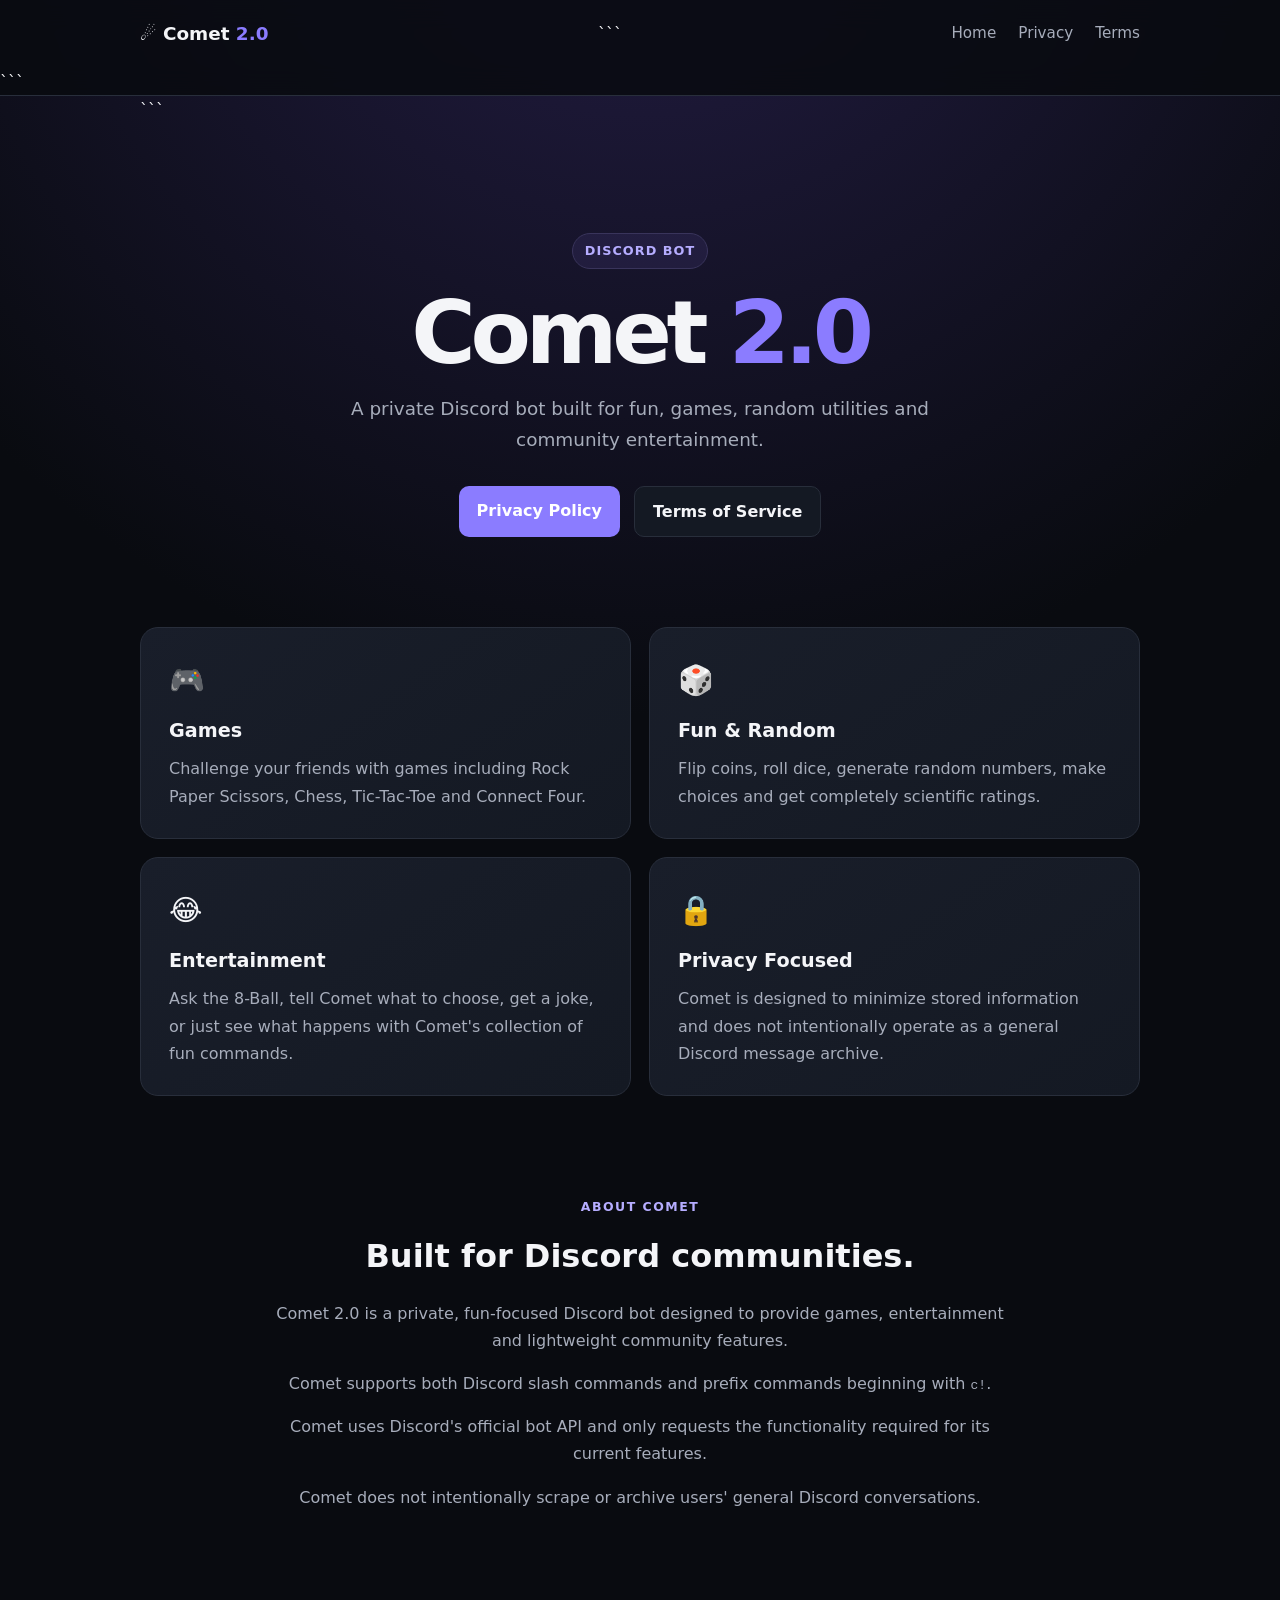
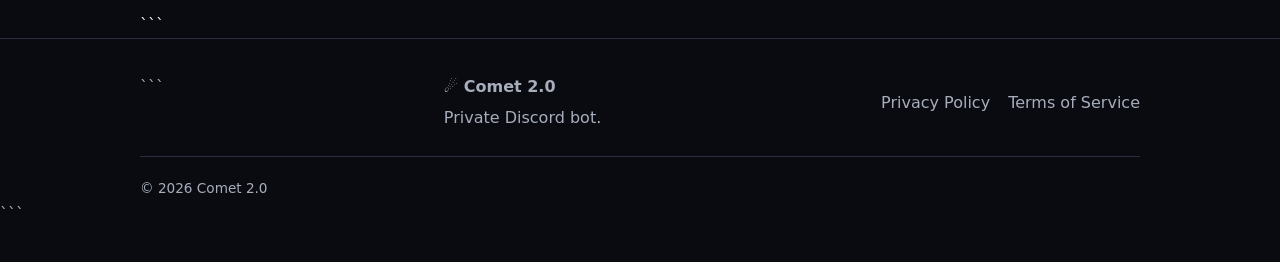
<file: index.html>
<!DOCTYPE html>

<html lang="en">
<head>
    <meta charset="UTF-8">
    <meta name="viewport" content="width=device-width, initial-scale=1.0">
    <title>Comet 2.0</title>
    <meta name="description" content="The website for Comet 2.0, a private fun-focused Discord bot.">
    <link rel="stylesheet" href="style.css">
</head>

<body>

<header>
    <div class="nav-container">
        <a href="index.html" class="logo">☄️ Comet <span>2.0</span></a>

```
    <nav>
        <a href="index.html">Home</a>
        <a href="privacy.html">Privacy</a>
        <a href="terms.html">Terms</a>
    </nav>
</div>
```

</header>

<main>

```
<section class="hero">
    <div class="badge">DISCORD BOT</div>

    <h1>Comet <span>2.0</span></h1>

    <p>
        A private Discord bot built for fun, games,
        random utilities and community entertainment.
    </p>

    <div class="buttons">
        <a href="privacy.html" class="button primary">
            Privacy Policy
        </a>

        <a href="terms.html" class="button secondary">
            Terms of Service
        </a>
    </div>
</section>

<section class="features">

    <div class="feature-card">
        <div class="feature-icon">🎮</div>
        <h2>Games</h2>
        <p>
            Challenge your friends with games including
            Rock Paper Scissors, Chess, Tic-Tac-Toe and
            Connect Four.
        </p>
    </div>

    <div class="feature-card">
        <div class="feature-icon">🎲</div>
        <h2>Fun & Random</h2>
        <p>
            Flip coins, roll dice, generate random numbers,
            make choices and get completely scientific ratings.
        </p>
    </div>

    <div class="feature-card">
        <div class="feature-icon">😂</div>
        <h2>Entertainment</h2>
        <p>
            Ask the 8-Ball, tell Comet what to choose,
            get a joke, or just see what happens with
            Comet's collection of fun commands.
        </p>
    </div>

    <div class="feature-card">
        <div class="feature-icon">🔒</div>
        <h2>Privacy Focused</h2>
        <p>
            Comet is designed to minimize stored information
            and does not intentionally operate as a general
            Discord message archive.
        </p>
    </div>

</section>

<section class="about">

    <div class="section-label">ABOUT COMET</div>

    <h2>Built for Discord communities.</h2>

    <p>
        Comet 2.0 is a private, fun-focused Discord bot
        designed to provide games, entertainment and
        lightweight community features.
    </p>

    <p>
        Comet supports both Discord slash commands and
        prefix commands beginning with <code>c!</code>.
    </p>

    <p>
        Comet uses Discord's official bot API and only
        requests the functionality required for its
        current features.
    </p>

    <p>
        Comet does not intentionally scrape or archive
        users' general Discord conversations.
    </p>

</section>
```

</main>

<footer>
    <div class="footer-container">

```
    <div>
        <strong>☄️ Comet 2.0</strong>
        <p>Private Discord bot.</p>
    </div>

    <div class="footer-links">
        <a href="privacy.html">Privacy Policy</a>
        <a href="terms.html">Terms of Service</a>
    </div>

</div>

<div class="copyright">
    © 2026 Comet 2.0
</div>
```

</footer>

</body>
</html>
</file>
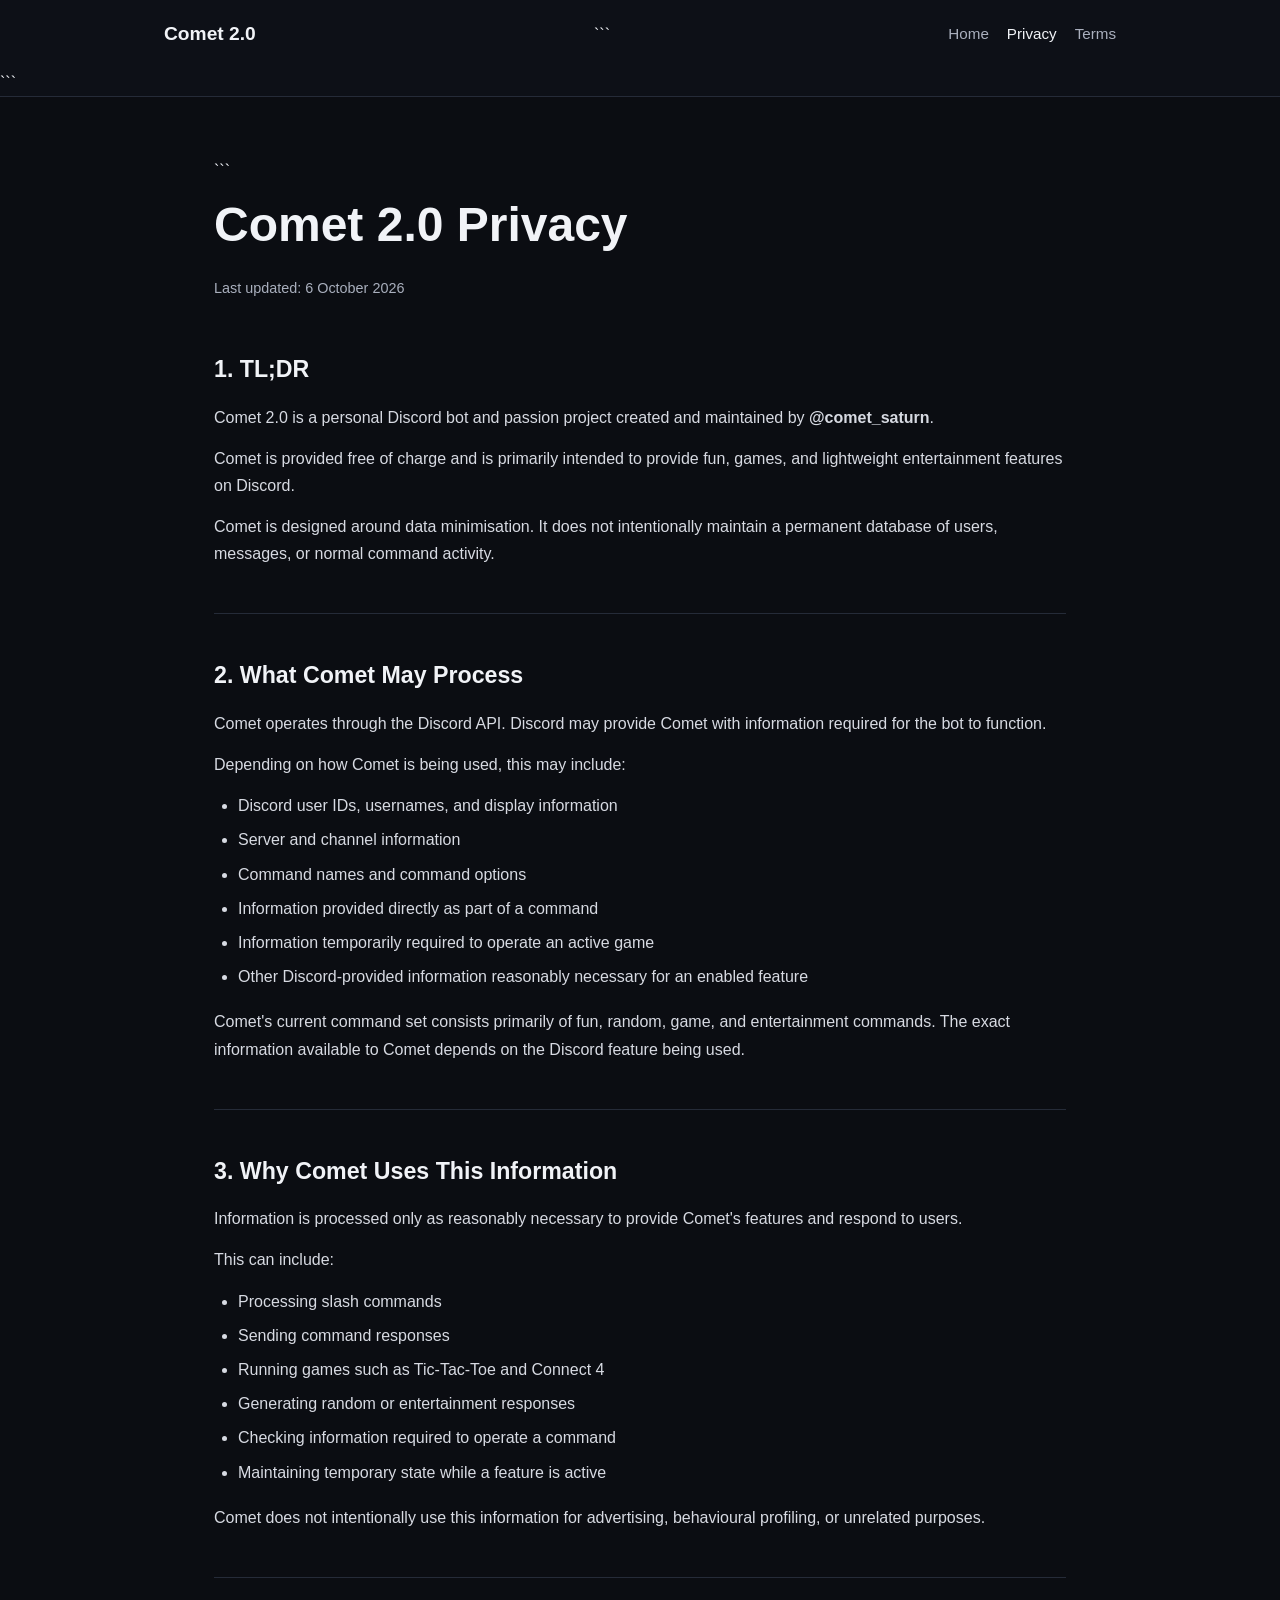
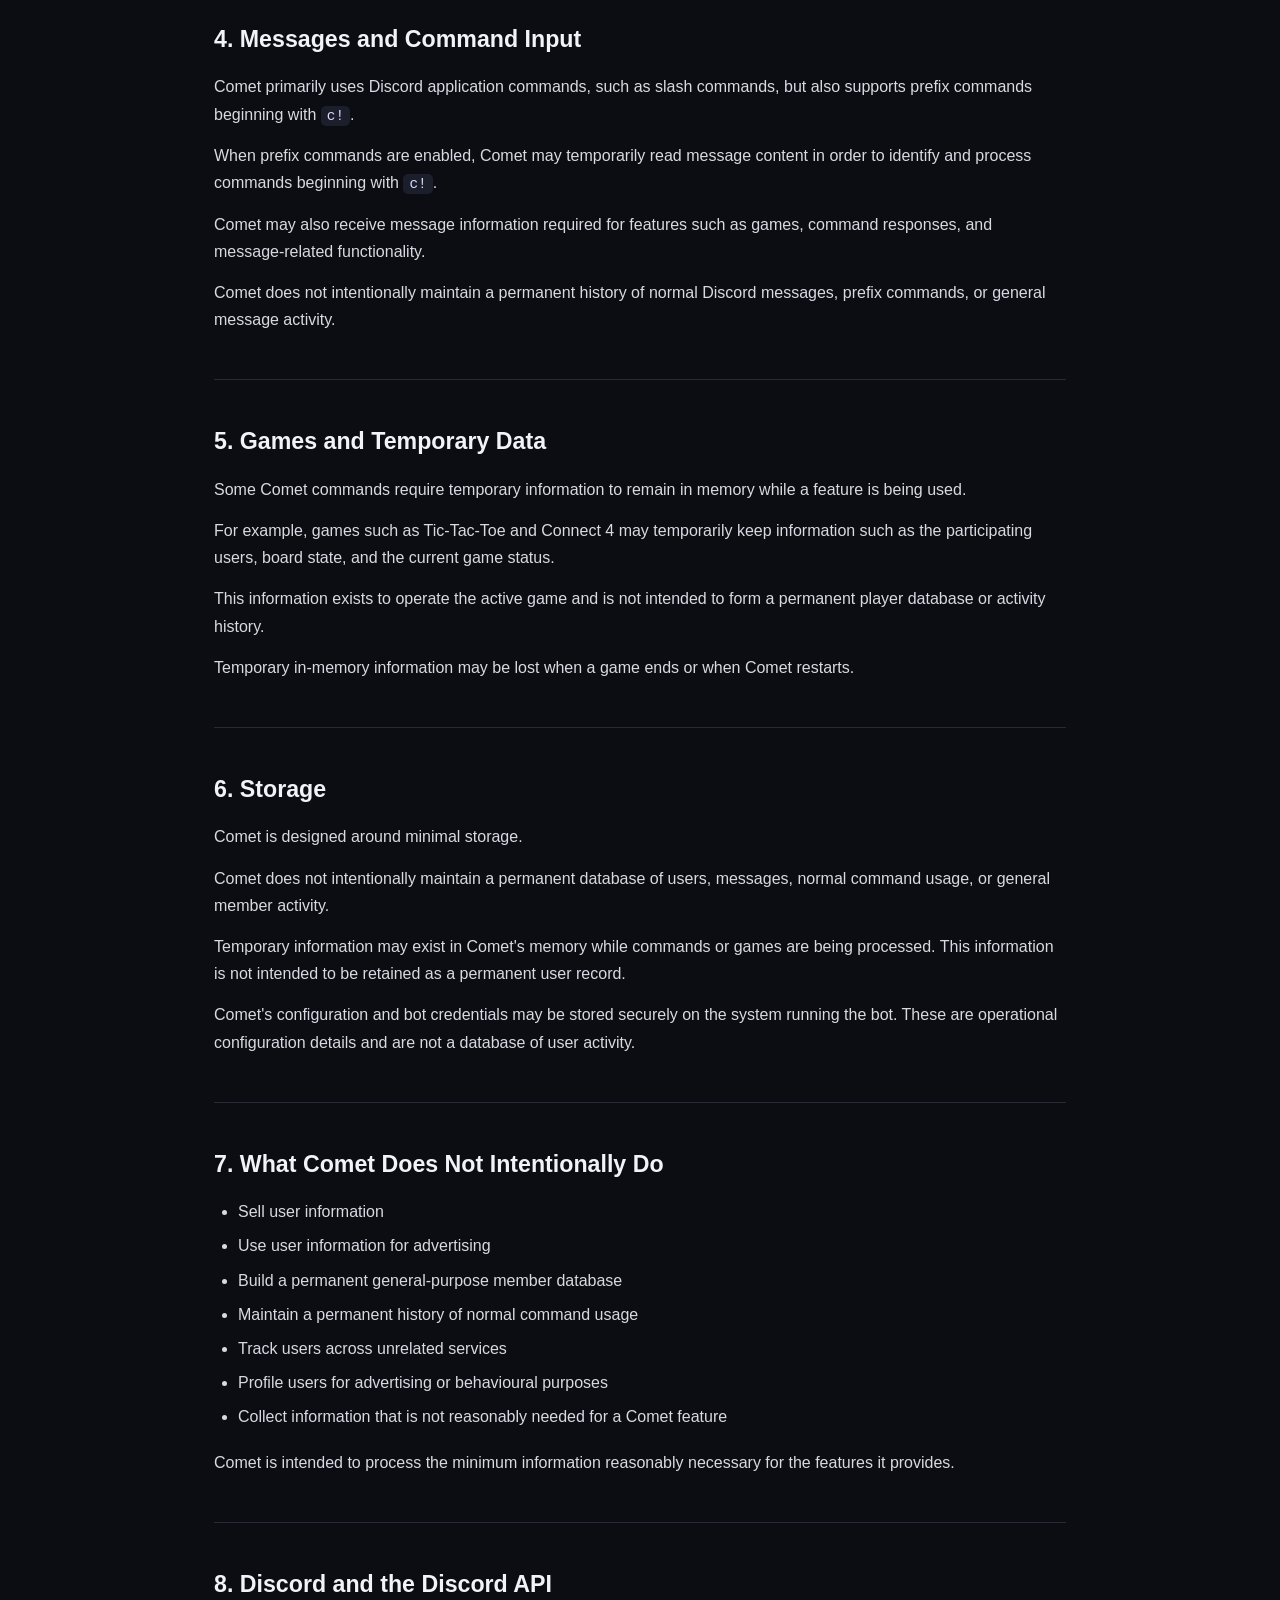
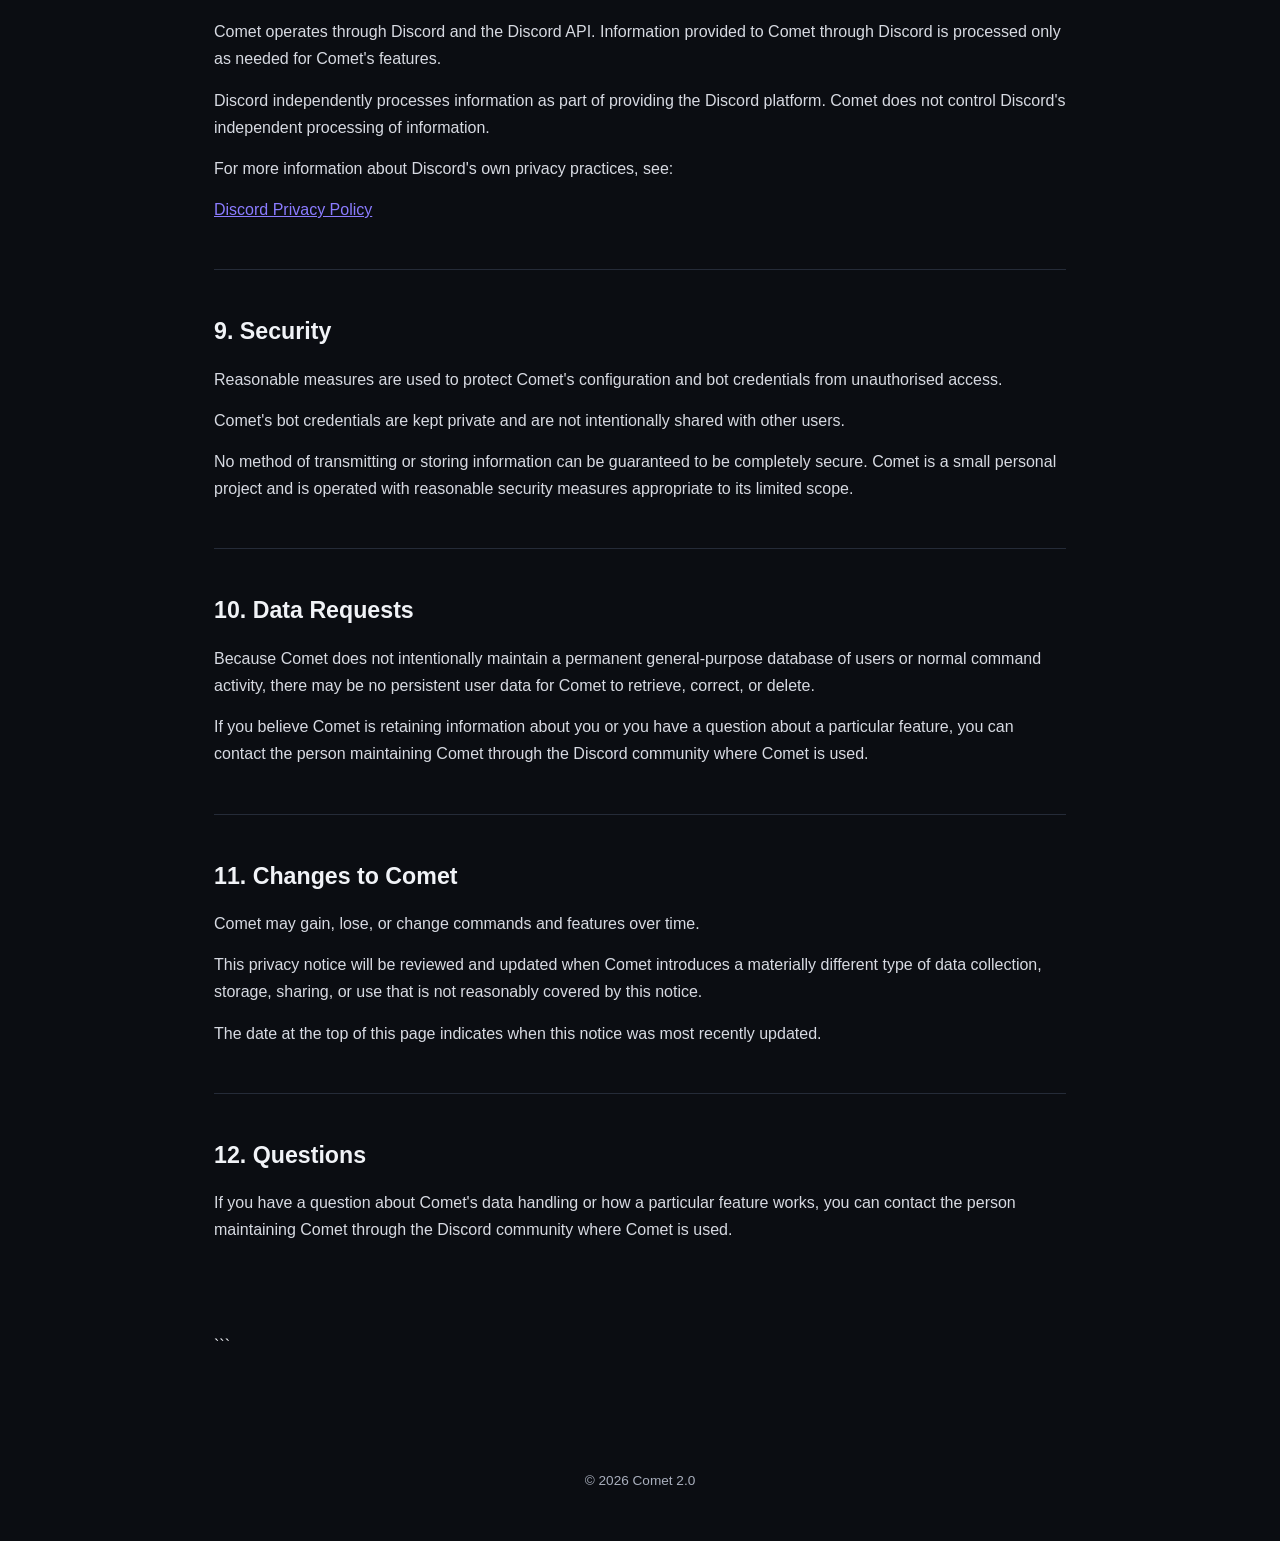
<file: privacy.html>
<!DOCTYPE html>

<html lang="en">
<head>
  <meta charset="UTF-8">
  <meta name="viewport" content="width=device-width, initial-scale=1.0">

  <title>Comet 2.0 | Privacy</title>

  <style>
    :root {
      --bg: #0b0d12;
      --card: #121620;
      --card-hover: #171c28;
      --text: #f1f3f7;
      --muted: #a9afbd;
      --accent: #8b7cff;
      --border: #252b38;
    }

    * {
      box-sizing: border-box;
    }

    html {
      scroll-behavior: smooth;
    }

    body {
      margin: 0;
      font-family: Arial, Helvetica, sans-serif;
      background: var(--bg);
      color: var(--text);
      line-height: 1.7;
    }

    header {
      border-bottom: 1px solid var(--border);
      background: #0d1017;
      position: sticky;
      top: 0;
      z-index: 10;
    }

    .nav {
      max-width: 1000px;
      margin: auto;
      padding: 18px 24px;
      display: flex;
      justify-content: space-between;
      align-items: center;
      gap: 20px;
    }

    .logo {
      color: var(--text);
      text-decoration: none;
      font-size: 1.2rem;
      font-weight: 700;
    }

    nav {
      display: flex;
      gap: 18px;
    }

    nav a {
      color: var(--muted);
      text-decoration: none;
      font-size: 0.95rem;
      transition: color 0.2s ease;
    }

    nav a:hover,
    nav a.active {
      color: var(--text);
    }

    main {
      max-width: 900px;
      margin: 0 auto;
      padding: 60px 24px 80px;
    }

    .hero {
      margin-bottom: 50px;
    }

    .hero h1 {
      margin: 0 0 10px;
      font-size: clamp(2rem, 5vw, 3rem);
    }

    .updated {
      color: var(--muted);
      font-size: 0.9rem;
    }

    section {
      margin-bottom: 42px;
      padding-bottom: 32px;
      border-bottom: 1px solid var(--border);
    }

    section:last-of-type {
      border-bottom: none;
    }

    h2 {
      margin-top: 0;
      margin-bottom: 14px;
      font-size: 1.45rem;
    }

    p {
      margin: 0 0 14px;
      color: #d7dae2;
    }

    ul {
      margin: 10px 0 18px;
      padding-left: 24px;
      color: #d7dae2;
    }

    li {
      margin-bottom: 7px;
    }

    code {
      padding: 2px 6px;
      border-radius: 5px;
      background: #1a1f2b;
      color: #ddd8ff;
      font-family: Consolas, monospace;
      font-size: 0.9em;
    }

    a {
      color: var(--accent);
    }

    footer {
      max-width: 900px;
      margin: 0 auto;
      padding: 30px 24px 50px;
      color: var(--muted);
      font-size: 0.85rem;
      text-align: center;
    }

    @media (max-width: 600px) {
      .nav {
        padding: 16px;
      }

      nav {
        gap: 12px;
      }

      main {
        padding: 40px 18px 60px;
      }

      .hero h1 {
        font-size: 2rem;
      }
    }
  </style>

</head>

<body>

  <header>
    <div class="nav">
      <a class="logo" href="/">Comet 2.0</a>

```
  <nav>
    <a href="/">Home</a>
    <a href="/privacy.html" class="active">Privacy</a>
    <a href="/terms.html">Terms</a>
  </nav>
</div>
```

  </header>

  <main>

```
<div class="hero">
  <h1>Comet 2.0 Privacy</h1>
  <p class="updated">Last updated: 6 October 2026</p>
</div>

<section>
  <h2>1. TL;DR</h2>

  <p>
    Comet 2.0 is a personal Discord bot and passion project created
    and maintained by <strong>@comet_saturn</strong>.
  </p>

  <p>
    Comet is provided free of charge and is primarily intended to
    provide fun, games, and lightweight entertainment features on
    Discord.
  </p>

  <p>
    Comet is designed around data minimisation. It does not
    intentionally maintain a permanent database of users, messages,
    or normal command activity.
  </p>
</section>

<section>
  <h2>2. What Comet May Process</h2>

  <p>
    Comet operates through the Discord API. Discord may provide Comet
    with information required for the bot to function.
  </p>

  <p>
    Depending on how Comet is being used, this may include:
  </p>

  <ul>
    <li>Discord user IDs, usernames, and display information</li>
    <li>Server and channel information</li>
    <li>Command names and command options</li>
    <li>Information provided directly as part of a command</li>
    <li>Information temporarily required to operate an active game</li>
    <li>Other Discord-provided information reasonably necessary for an enabled feature</li>
  </ul>

  <p>
    Comet's current command set consists primarily of fun, random,
    game, and entertainment commands. The exact information available
    to Comet depends on the Discord feature being used.
  </p>
</section>

<section>
  <h2>3. Why Comet Uses This Information</h2>

  <p>
    Information is processed only as reasonably necessary to provide
    Comet's features and respond to users.
  </p>

  <p>
    This can include:
  </p>

  <ul>
    <li>Processing slash commands</li>
    <li>Sending command responses</li>
    <li>Running games such as Tic-Tac-Toe and Connect 4</li>
    <li>Generating random or entertainment responses</li>
    <li>Checking information required to operate a command</li>
    <li>Maintaining temporary state while a feature is active</li>
  </ul>

  <p>
    Comet does not intentionally use this information for advertising,
    behavioural profiling, or unrelated purposes.
  </p>
</section>

<section>
  <h2>4. Messages and Command Input</h2>

  <p>
    Comet primarily uses Discord application commands, such as slash
    commands, but also supports prefix commands beginning with
    <code>c!</code>.
  </p>

  <p>
    When prefix commands are enabled, Comet may temporarily read message
    content in order to identify and process commands beginning with
    <code>c!</code>.
  </p>

  <p>
    Comet may also receive message information required for features such
    as games, command responses, and message-related functionality.
  </p>

  <p>
    Comet does not intentionally maintain a permanent history of normal
    Discord messages, prefix commands, or general message activity.
  </p>
</section>

<section>
  <h2>5. Games and Temporary Data</h2>

  <p>
    Some Comet commands require temporary information to remain in
    memory while a feature is being used.
  </p>

  <p>
    For example, games such as Tic-Tac-Toe and Connect 4 may
    temporarily keep information such as the participating users,
    board state, and the current game status.
  </p>

  <p>
    This information exists to operate the active game and is not
    intended to form a permanent player database or activity history.
  </p>

  <p>
    Temporary in-memory information may be lost when a game ends or
    when Comet restarts.
  </p>
</section>

<section>
  <h2>6. Storage</h2>

  <p>
    Comet is designed around minimal storage.
  </p>

  <p>
    Comet does not intentionally maintain a permanent database of
    users, messages, normal command usage, or general member activity.
  </p>

  <p>
    Temporary information may exist in Comet's memory while commands
    or games are being processed. This information is not intended
    to be retained as a permanent user record.
  </p>

  <p>
    Comet's configuration and bot credentials may be stored securely
    on the system running the bot. These are operational configuration
    details and are not a database of user activity.
  </p>
</section>

<section>
  <h2>7. What Comet Does Not Intentionally Do</h2>

  <ul>
    <li>Sell user information</li>
    <li>Use user information for advertising</li>
    <li>Build a permanent general-purpose member database</li>
    <li>Maintain a permanent history of normal command usage</li>
    <li>Track users across unrelated services</li>
    <li>Profile users for advertising or behavioural purposes</li>
    <li>Collect information that is not reasonably needed for a Comet feature</li>
  </ul>

  <p>
    Comet is intended to process the minimum information reasonably
    necessary for the features it provides.
  </p>
</section>

<section>
  <h2>8. Discord and the Discord API</h2>

  <p>
    Comet operates through Discord and the Discord API. Information
    provided to Comet through Discord is processed only as needed
    for Comet's features.
  </p>

  <p>
    Discord independently processes information as part of providing
    the Discord platform. Comet does not control Discord's independent
    processing of information.
  </p>

  <p>
    For more information about Discord's own privacy practices, see:
  </p>

  <p>
    <a
      href="https://discord.com/privacy"
      target="_blank"
      rel="noopener noreferrer"
    >
      Discord Privacy Policy
    </a>
  </p>
</section>

<section>
  <h2>9. Security</h2>

  <p>
    Reasonable measures are used to protect Comet's configuration
    and bot credentials from unauthorised access.
  </p>

  <p>
    Comet's bot credentials are kept private and are not intentionally
    shared with other users.
  </p>

  <p>
    No method of transmitting or storing information can be guaranteed
    to be completely secure. Comet is a small personal project and
    is operated with reasonable security measures appropriate to its
    limited scope.
  </p>
</section>

<section>
  <h2>10. Data Requests</h2>

  <p>
    Because Comet does not intentionally maintain a permanent
    general-purpose database of users or normal command activity,
    there may be no persistent user data for Comet to retrieve,
    correct, or delete.
  </p>

  <p>
    If you believe Comet is retaining information about you or you
    have a question about a particular feature, you can contact
    the person maintaining Comet through the Discord community where
    Comet is used.
  </p>
</section>

<section>
  <h2>11. Changes to Comet</h2>

  <p>
    Comet may gain, lose, or change commands and features over time.
  </p>

  <p>
    This privacy notice will be reviewed and updated when Comet
    introduces a materially different type of data collection,
    storage, sharing, or use that is not reasonably covered by this
    notice.
  </p>

  <p>
    The date at the top of this page indicates when this notice was
    most recently updated.
  </p>
</section>

<section>
  <h2>12. Questions</h2>

  <p>
    If you have a question about Comet's data handling or how a
    particular feature works, you can contact the person maintaining
    Comet through the Discord community where Comet is used.
  </p>
</section>
```

  </main>

  <footer>
    © 2026 Comet 2.0
  </footer>

</body>
</html>
</file>
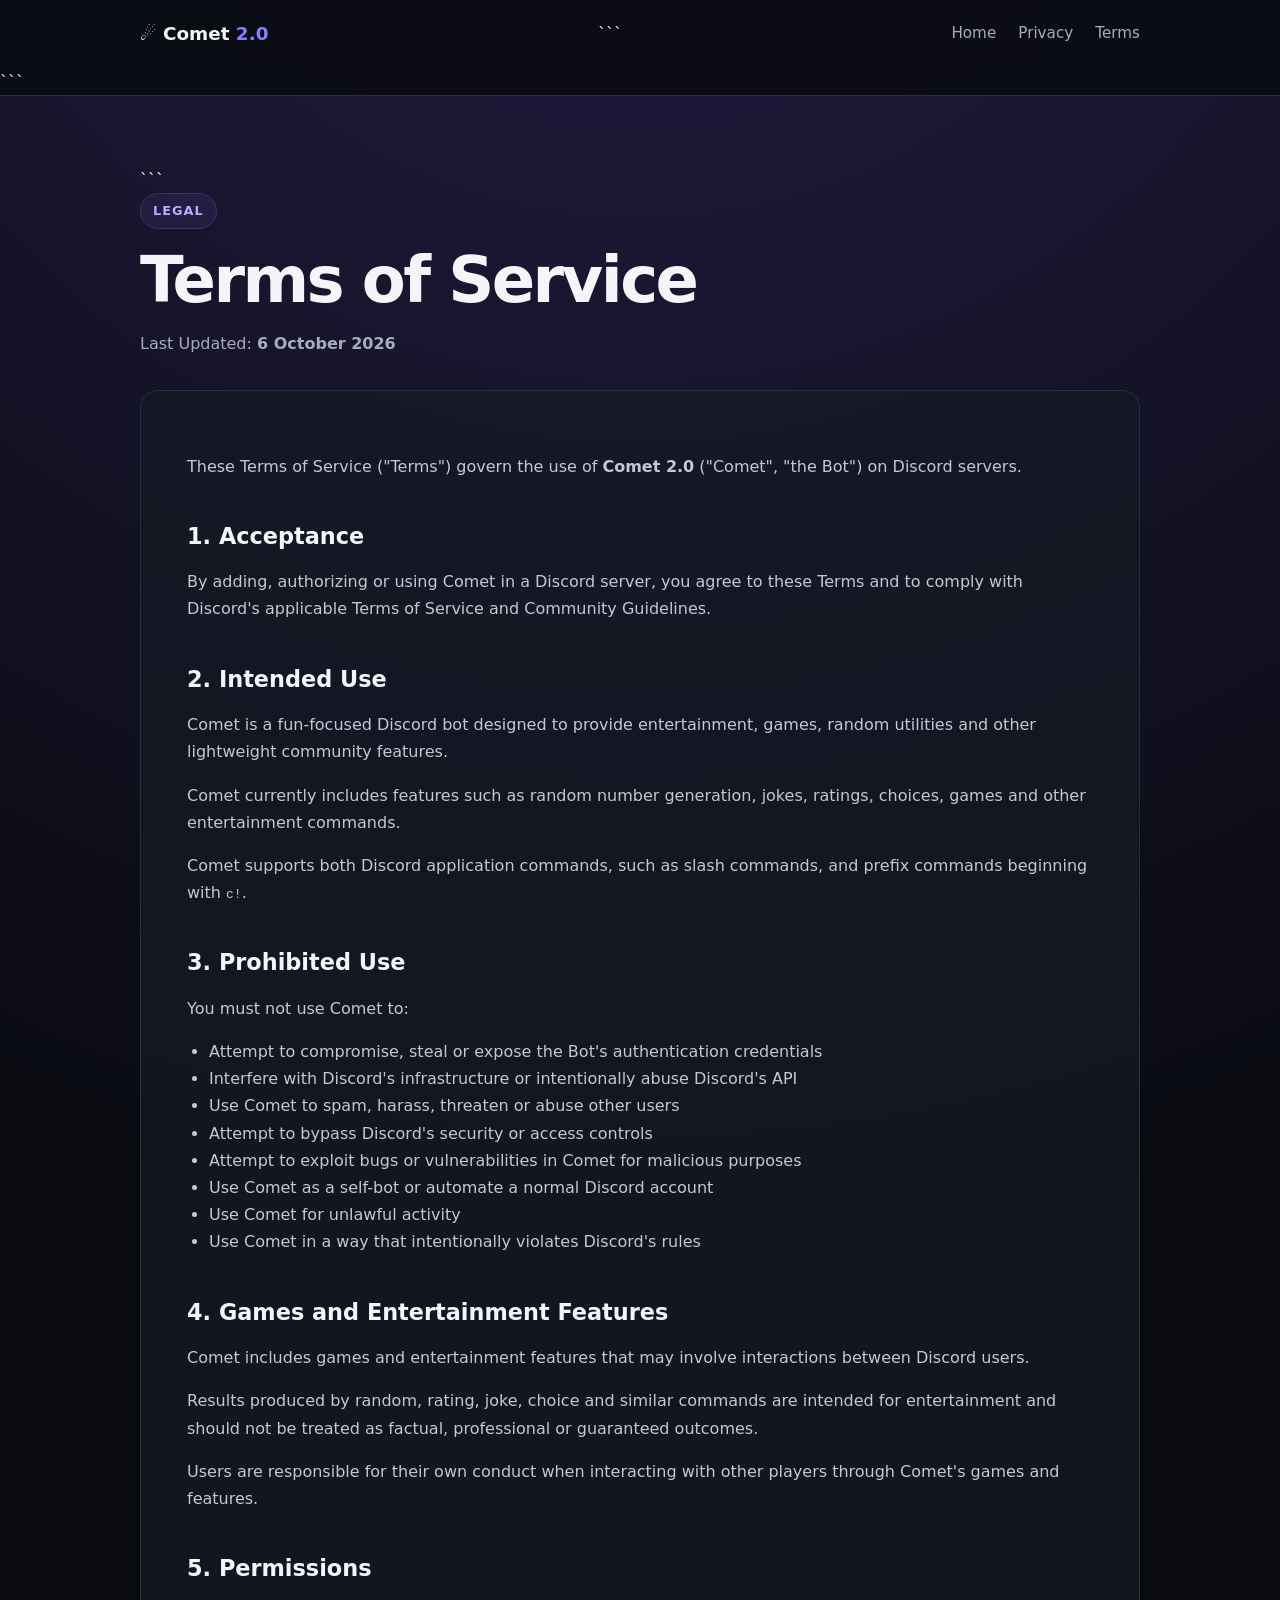
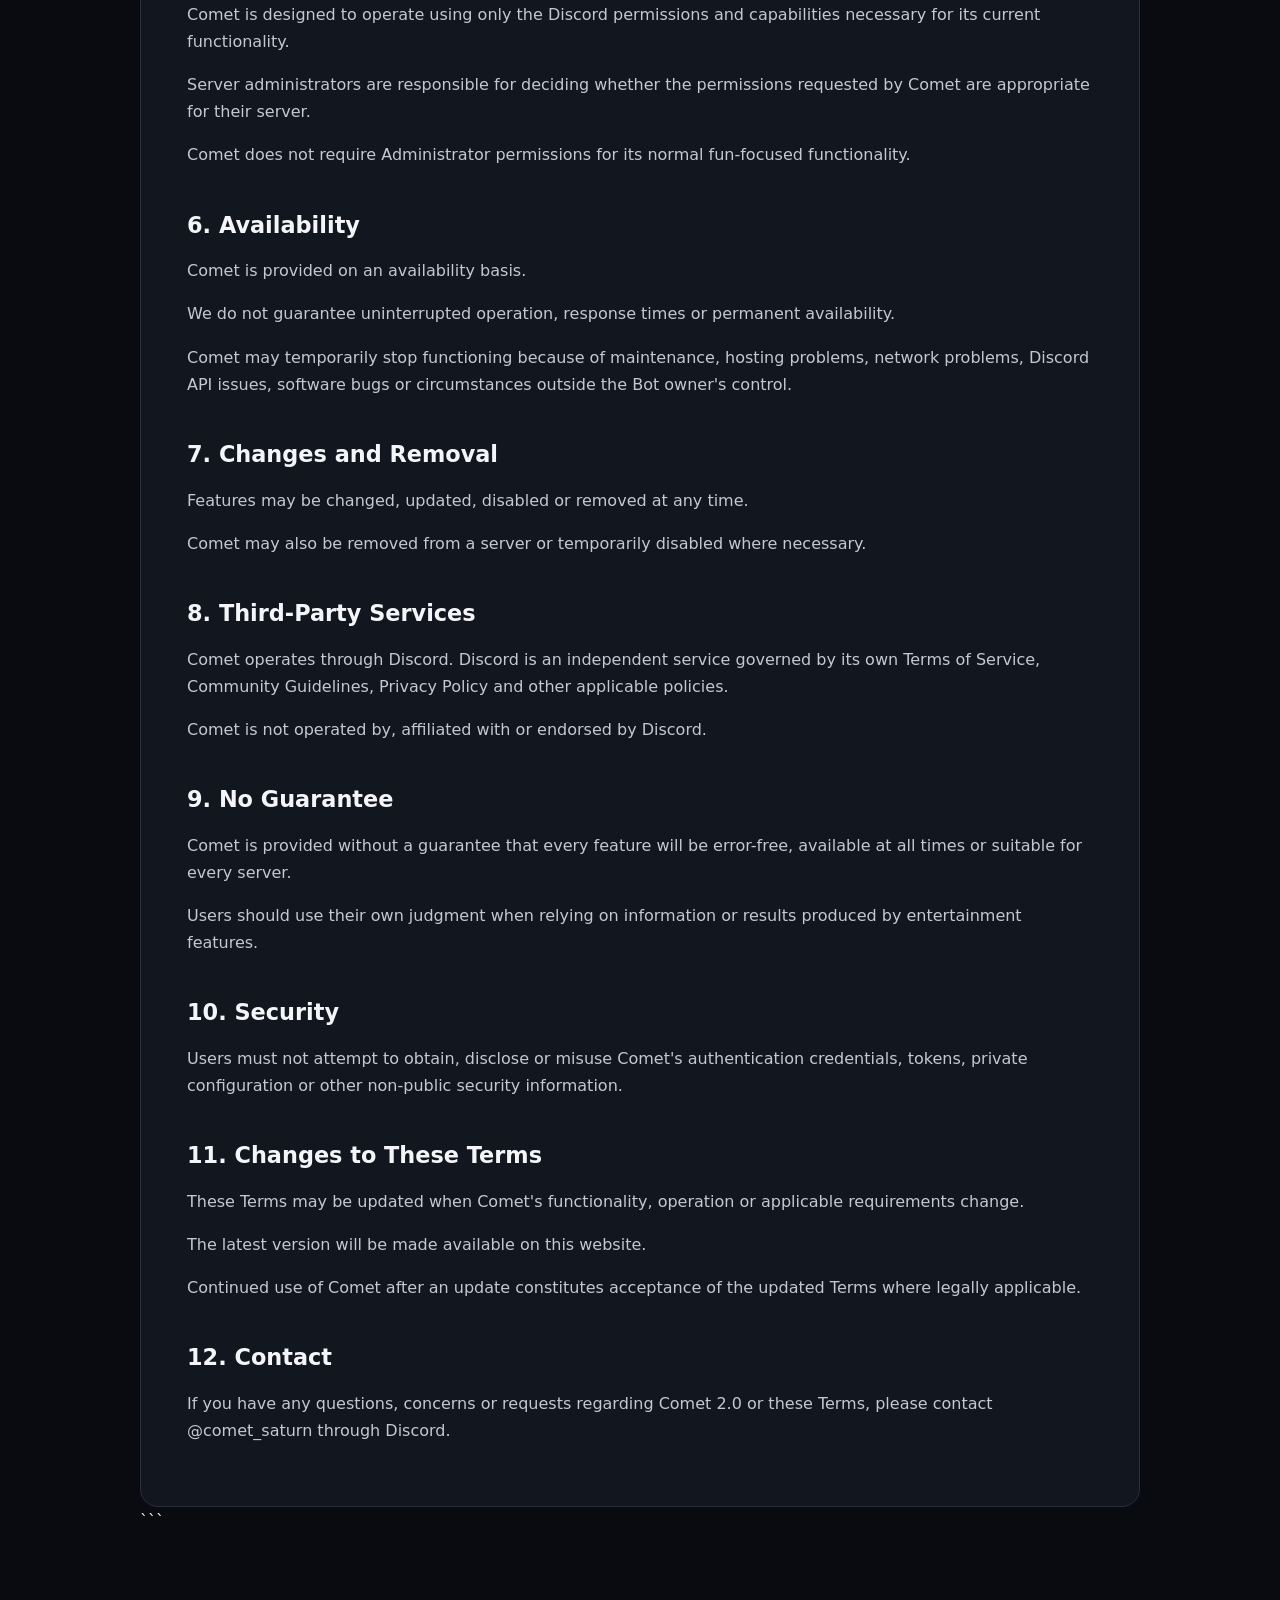
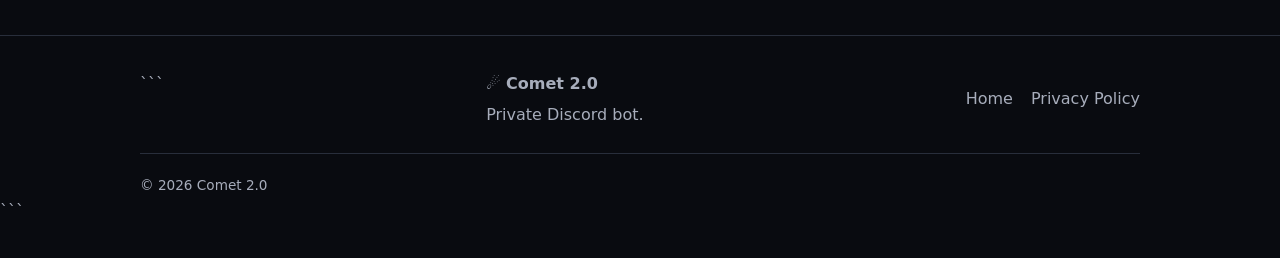
<file: terms.html>
<!DOCTYPE html>

<html lang="en">
<head>
    <meta charset="UTF-8">
    <meta name="viewport" content="width=device-width, initial-scale=1.0">
    <title>Terms of Service | Comet 2.0</title>
    <meta name="description" content="Terms of Service for Comet 2.0.">
    <link rel="stylesheet" href="style.css">
</head>

<body>

<header>
    <div class="nav-container">
        <a href="index.html" class="logo">☄️ Comet <span>2.0</span></a>

```
    <nav>
        <a href="index.html">Home</a>
        <a href="privacy.html">Privacy</a>
        <a href="terms.html">Terms</a>
    </nav>
</div>
```

</header>

<main class="legal-container">

```
<div class="legal-header">
    <div class="badge">LEGAL</div>
    <h1>Terms of Service</h1>
    <p>Last Updated: <strong>6 October 2026</strong></p>
</div>

<article class="legal-card">

    <p>
        These Terms of Service ("Terms") govern the use of
        <strong>Comet 2.0</strong> ("Comet", "the Bot") on Discord servers.
    </p>

    <h2>1. Acceptance</h2>

    <p>
        By adding, authorizing or using Comet in a Discord server,
        you agree to these Terms and to comply with Discord's
        applicable Terms of Service and Community Guidelines.
    </p>

    <h2>2. Intended Use</h2>

    <p>
        Comet is a fun-focused Discord bot designed to provide
        entertainment, games, random utilities and other lightweight
        community features.
    </p>

    <p>
        Comet currently includes features such as random number
        generation, jokes, ratings, choices, games and other
        entertainment commands.
    </p>

    <p>
        Comet supports both Discord application commands, such as
        slash commands, and prefix commands beginning with
        <code>c!</code>.
    </p>

    <h2>3. Prohibited Use</h2>

    <p>You must not use Comet to:</p>

    <ul>
        <li>Attempt to compromise, steal or expose the Bot's authentication credentials</li>
        <li>Interfere with Discord's infrastructure or intentionally abuse Discord's API</li>
        <li>Use Comet to spam, harass, threaten or abuse other users</li>
        <li>Attempt to bypass Discord's security or access controls</li>
        <li>Attempt to exploit bugs or vulnerabilities in Comet for malicious purposes</li>
        <li>Use Comet as a self-bot or automate a normal Discord account</li>
        <li>Use Comet for unlawful activity</li>
        <li>Use Comet in a way that intentionally violates Discord's rules</li>
    </ul>

    <h2>4. Games and Entertainment Features</h2>

    <p>
        Comet includes games and entertainment features that may
        involve interactions between Discord users.
    </p>

    <p>
        Results produced by random, rating, joke, choice and similar
        commands are intended for entertainment and should not be
        treated as factual, professional or guaranteed outcomes.
    </p>

    <p>
        Users are responsible for their own conduct when interacting
        with other players through Comet's games and features.
    </p>

    <h2>5. Permissions</h2>

    <p>
        Comet is designed to operate using only the Discord permissions
        and capabilities necessary for its current functionality.
    </p>

    <p>
        Server administrators are responsible for deciding whether
        the permissions requested by Comet are appropriate for their
        server.
    </p>

    <p>
        Comet does not require Administrator permissions for its
        normal fun-focused functionality.
    </p>

    <h2>6. Availability</h2>

    <p>
        Comet is provided on an availability basis.
    </p>

    <p>
        We do not guarantee uninterrupted operation, response times
        or permanent availability.
    </p>

    <p>
        Comet may temporarily stop functioning because of maintenance,
        hosting problems, network problems, Discord API issues,
        software bugs or circumstances outside the Bot owner's control.
    </p>

    <h2>7. Changes and Removal</h2>

    <p>
        Features may be changed, updated, disabled or removed at any time.
    </p>

    <p>
        Comet may also be removed from a server or temporarily
        disabled where necessary.
    </p>

    <h2>8. Third-Party Services</h2>

    <p>
        Comet operates through Discord. Discord is an independent
        service governed by its own Terms of Service, Community
        Guidelines, Privacy Policy and other applicable policies.
    </p>

    <p>
        Comet is not operated by, affiliated with or endorsed by Discord.
    </p>

    <h2>9. No Guarantee</h2>

    <p>
        Comet is provided without a guarantee that every feature
        will be error-free, available at all times or suitable
        for every server.
    </p>

    <p>
        Users should use their own judgment when relying on
        information or results produced by entertainment features.
    </p>

    <h2>10. Security</h2>

    <p>
        Users must not attempt to obtain, disclose or misuse
        Comet's authentication credentials, tokens, private
        configuration or other non-public security information.
    </p>

    <h2>11. Changes to These Terms</h2>

    <p>
        These Terms may be updated when Comet's functionality,
        operation or applicable requirements change.
    </p>

    <p>
        The latest version will be made available on this website.
    </p>

    <p>
        Continued use of Comet after an update constitutes acceptance
        of the updated Terms where legally applicable.
    </p>

    <h2>12. Contact</h2>

    <p>
        If you have any questions, concerns or requests regarding
        Comet 2.0 or these Terms, please contact @comet_saturn
        through Discord.
    </p>

</article>
```

</main>

<footer>
    <div class="footer-container">

```
    <div>
        <strong>☄️ Comet 2.0</strong>
        <p>Private Discord bot.</p>
    </div>

    <div class="footer-links">
        <a href="index.html">Home</a>
        <a href="privacy.html">Privacy Policy</a>
    </div>

</div>

<div class="copyright">
    © 2026 Comet 2.0
</div>
```

</footer>

</body>
</html>
</file>
<file: style.css>
:root {
    --background: #090b10;
    --background-2: #0f121a;
    --card: #141923;
    --card-hover: #191e2a;
    --text: #f4f5f8;
    --muted: #a7adbb;
    --accent: #8b7cff;
    --accent-light: #b6adff;
    --border: #282e3b;
    --max-width: 1000px;
}

* {
    box-sizing: border-box;
}

html {
    scroll-behavior: smooth;
}

body {
    margin: 0;
    font-family:
        Inter,
        ui-sans-serif,
        system-ui,
        -apple-system,
        BlinkMacSystemFont,
        "Segoe UI",
        sans-serif;

    color: var(--text);

    background:
        radial-gradient(
            circle at 50% -10%,
            #241d46 0%,
            var(--background) 42%
        );

    line-height: 1.7;
}

a {
    color: var(--accent-light);
}

header {
    position: sticky;
    top: 0;
    z-index: 100;

    background: rgba(9, 11, 16, 0.85);
    backdrop-filter: blur(14px);

    border-bottom: 1px solid var(--border);
}

.nav-container {
    width: min(
        var(--max-width),
        calc(100% - 32px)
    );

    min-height: 68px;
    margin: auto;

    display: flex;
    align-items: center;
    justify-content: space-between;

    gap: 20px;
}

.logo {
    color: var(--text);
    text-decoration: none;

    font-size: 1.15rem;
    font-weight: 800;
}

.logo span {
    color: var(--accent);
}

nav {
    display: flex;
    gap: 22px;
}

nav a {
    color: var(--muted);
    text-decoration: none;
    font-size: 0.95rem;

    transition: color 0.2s ease;
}

nav a:hover {
    color: var(--text);
}

main {
    width: min(
        var(--max-width),
        calc(100% - 32px)
    );

    margin: auto;
}

.hero {
    text-align: center;
    padding: 110px 0 90px;
}

.badge {
    display: inline-block;

    padding: 6px 12px;

    border-radius: 999px;

    border: 1px solid #39345b;

    background: rgba(139, 124, 255, 0.09);

    color: var(--accent-light);

    font-size: 0.8rem;
    font-weight: 700;

    letter-spacing: 0.08em;
}

.hero h1 {
    margin: 20px 0 16px;

    font-size:
        clamp(
            3rem,
            9vw,
            5.5rem
        );

    line-height: 1;
    letter-spacing: -0.06em;
}

.hero h1 span {
    color: var(--accent);
}

.hero p {
    max-width: 680px;
    margin: 0 auto;

    color: var(--muted);
    font-size: 1.15rem;
}

.buttons {
    display: flex;
    justify-content: center;

    gap: 14px;
    flex-wrap: wrap;

    margin-top: 30px;
}

.button {
    display: inline-block;

    padding: 11px 18px;

    border-radius: 10px;

    text-decoration: none;
    font-weight: 700;

    transition:
        transform 0.2s ease,
        background 0.2s ease;
}

.button:hover {
    transform: translateY(-2px);
}

.button.primary {
    color: white;
    background: var(--accent);
}

.button.primary:hover {
    background: #7969ff;
}

.button.secondary {
    color: var(--text);

    border: 1px solid var(--border);

    background: var(--card);
}

.features {
    display: grid;

    grid-template-columns:
        repeat(
            2,
            minmax(0, 1fr)
        );

    gap: 18px;

    margin-bottom: 100px;
}

.feature-card {
    padding: 28px;

    border: 1px solid var(--border);
    border-radius: 18px;

    background:
        linear-gradient(
            145deg,
            var(--card-hover),
            var(--card)
        );

    transition:
        transform 0.2s ease,
        border-color 0.2s ease;
}

.feature-card:hover {
    transform: translateY(-3px);
    border-color: #45405f;
}

.feature-icon {
    font-size: 1.8rem;
    margin-bottom: 10px;
}

.feature-card h2 {
    margin: 0 0 8px;
    font-size: 1.2rem;
}

.feature-card p {
    margin: 0;
    color: var(--muted);
}

.about {
    max-width: 760px;

    margin: 0 auto 100px;

    text-align: center;
}

.section-label {
    color: var(--accent-light);

    font-size: 0.78rem;
    font-weight: 800;

    letter-spacing: 0.12em;
}

.about h2 {
    font-size: 2rem;
    margin: 12px 0;
}

.about p {
    color: var(--muted);
}

/* Legal pages */

.legal-container {
    padding: 70px 0 100px;
}

.legal-header {
    margin-bottom: 32px;
}

.legal-header h1 {
    margin: 18px 0 8px;

    font-size:
        clamp(
            2.3rem,
            6vw,
            4rem
        );

    line-height: 1.05;
    letter-spacing: -0.04em;
}

.legal-header p {
    color: var(--muted);
}

.legal-card {
    padding:
        clamp(
            24px,
            5vw,
            46px
        );

    border: 1px solid var(--border);
    border-radius: 18px;

    background: rgba(20, 25, 35, 0.8);
}

.legal-card h2 {
    margin-top: 42px;

    line-height: 1.25;
    font-size: 1.4rem;
}

.legal-card h2:first-child {
    margin-top: 0;
}

.legal-card p,
.legal-card li {
    color: #c3c8d2;
}

.legal-card ul {
    padding-left: 22px;
}

.notice {
    padding: 16px 18px;
    margin: 24px 0;

    border-left: 3px solid var(--accent);
    border-radius: 8px;

    background: rgba(139, 124, 255, 0.08);
}

footer {
    border-top: 1px solid var(--border);

    padding: 34px 0;

    color: var(--muted);
}

.footer-container {
    width: min(
        var(--max-width),
        calc(100% - 32px)
    );

    margin: auto;

    display: flex;
    justify-content: space-between;

    gap: 30px;
}

.footer-container p {
    margin: 4px 0 0;
}

.footer-links {
    display: flex;
    gap: 18px;

    align-items: center;
    flex-wrap: wrap;
}

.footer-links a {
    color: var(--muted);
    text-decoration: none;
}

.footer-links a:hover {
    color: var(--text);
}

.copyright {
    width: min(
        var(--max-width),
        calc(100% - 32px)
    );

    margin: 25px auto 0;

    padding-top: 20px;

    border-top: 1px solid var(--border);

    font-size: 0.85rem;
}

/* Mobile */

@media (max-width: 700px) {

    .nav-container {
        flex-direction: column;
        align-items: flex-start;

        padding: 14px 0;
    }

    nav {
        width: 100%;
        gap: 16px;
    }

    .hero {
        padding: 75px 0 60px;
    }

    .features {
        grid-template-columns: 1fr;
        margin-bottom: 70px;
    }

    .footer-container {
        flex-direction: column;
    }

    .legal-container {
        padding: 45px 0 70px;
    }
}
</file>
